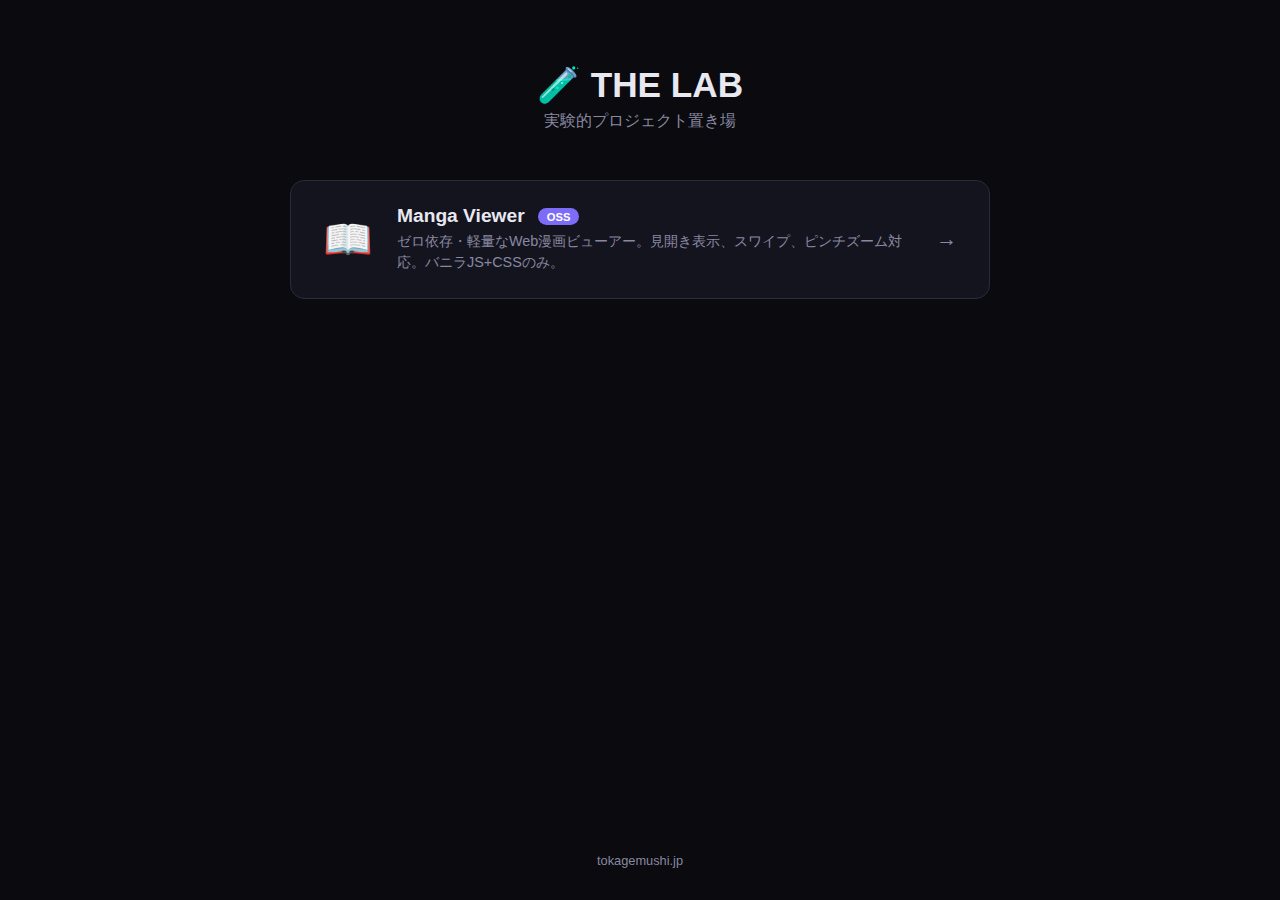
<file: lab/index.html>
<!DOCTYPE html>
<html lang="ja">
<head>
  <meta charset="UTF-8">
  <meta name="viewport" content="width=device-width, initial-scale=1.0">
  <title>THE LAB — tokagemushi.jp</title>
  <style>
    *, *::before, *::after { margin: 0; padding: 0; box-sizing: border-box; }
    :root { --bg: #0a0a0f; --surface: #14141f; --border: #2a2a3e; --text: #e8e8f0; --text-dim: #8888a0; --accent: #7c6cf7; --accent2: #00d2c6; }
    body {
      font-family: -apple-system, BlinkMacSystemFont, 'Segoe UI', 'Hiragino Kaku Gothic ProN', sans-serif;
      background: var(--bg); color: var(--text);
      min-height: 100vh; display: flex; flex-direction: column; align-items: center;
      padding: 4rem 2rem 2rem;
    }
    h1 { font-size: 2.2rem; font-weight: 800; margin-bottom: 0.3rem; }
    .sub { color: var(--text-dim); margin-bottom: 3rem; font-size: 1rem; }
    .projects { width: 100%; max-width: 700px; display: flex; flex-direction: column; gap: 1rem; }

    .card {
      display: flex; align-items: center; gap: 1.5rem;
      background: var(--surface); border: 1px solid var(--border);
      border-radius: 14px; padding: 1.5rem 2rem;
      text-decoration: none; color: var(--text);
      transition: border-color 0.2s, transform 0.2s, box-shadow 0.2s;
    }
    .card:hover {
      border-color: var(--accent); transform: translateY(-2px);
      box-shadow: 0 4px 20px rgba(124,108,247,0.15);
      text-decoration: none;
    }
    .card-icon { font-size: 2.5rem; flex-shrink: 0; }
    .card-body { flex: 1; min-width: 0; }
    .card-body h2 { font-size: 1.2rem; font-weight: 700; margin-bottom: 0.25rem; }
    .card-body p { font-size: 0.9rem; color: var(--text-dim); line-height: 1.5; margin: 0; }
    .card-badge {
      display: inline-block;
      background: var(--accent);
      color: #fff;
      font-size: 0.7rem;
      font-weight: 600;
      padding: 0.15rem 0.55rem;
      border-radius: 999px;
      margin-left: 0.5rem;
      vertical-align: middle;
    }
    .card-arrow {
      color: var(--text-dim);
      font-size: 1.3rem;
      flex-shrink: 0;
      transition: transform 0.2s;
    }
    .card:hover .card-arrow { transform: translateX(4px); color: var(--accent); }

    footer { margin-top: auto; padding-top: 3rem; color: var(--text-dim); font-size: 0.8rem; }
    footer a { color: var(--text-dim); text-decoration: none; }
    footer a:hover { color: var(--text); }

    @media (max-width: 640px) {
      body { padding: 3rem 1.2rem 2rem; }
      .card { padding: 1.2rem 1.3rem; gap: 1rem; }
      .card-icon { font-size: 2rem; }
    }
  </style>
</head>
<body>
  <h1>🧪 THE LAB</h1>
  <p class="sub">実験的プロジェクト置き場</p>

  <div class="projects">
    <a href="manga-viewer/" class="card">
      <div class="card-icon">📖</div>
      <div class="card-body">
        <h2>Manga Viewer <span class="card-badge">OSS</span></h2>
        <p>ゼロ依存・軽量なWeb漫画ビューアー。見開き表示、スワイプ、ピンチズーム対応。バニラJS+CSSのみ。</p>
      </div>
      <div class="card-arrow">→</div>
    </a>
  </div>

  <footer><a href="/">tokagemushi.jp</a></footer>
</body>
</html>
</file>
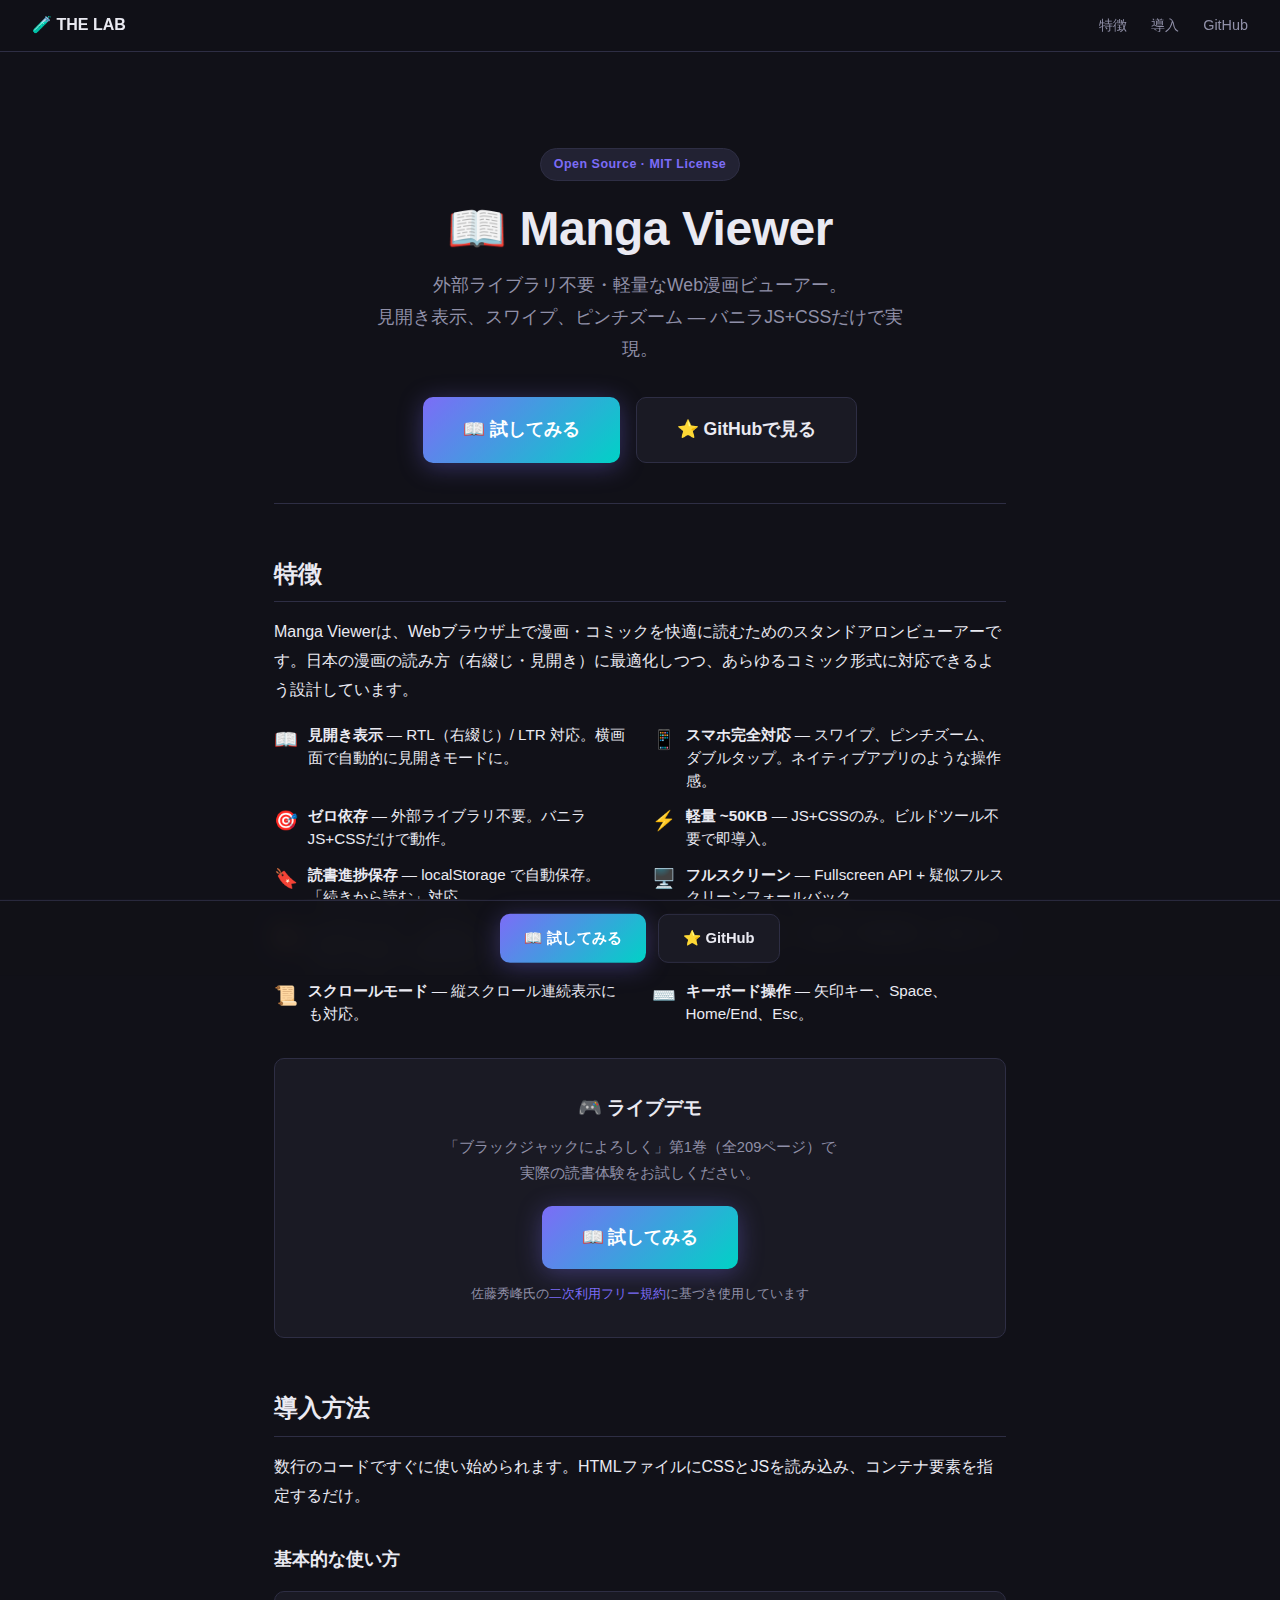
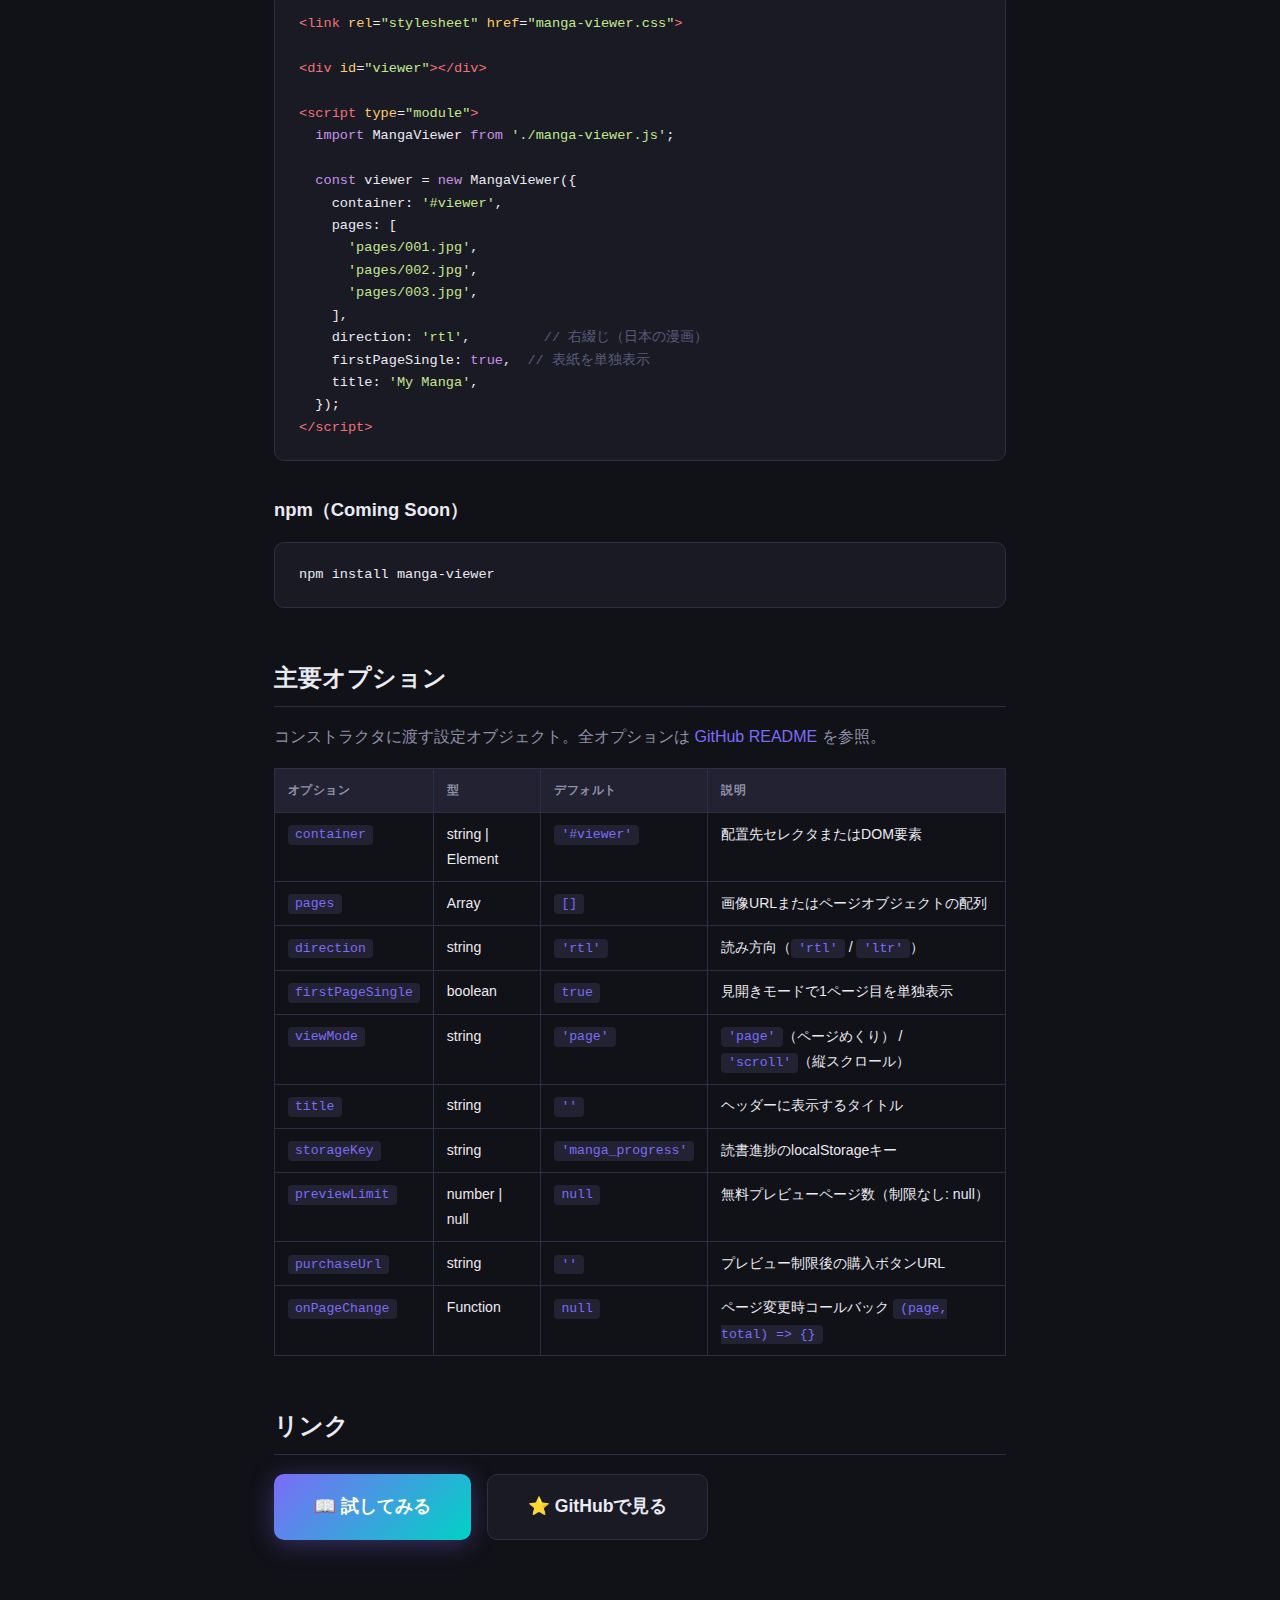
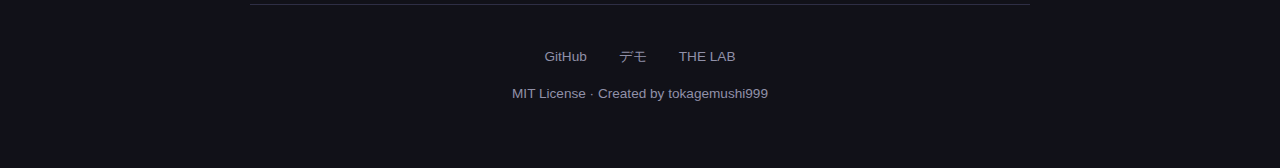
<file: lab/manga-viewer/index.html>
<!DOCTYPE html>
<html lang="ja">
<head>
  <meta charset="UTF-8">
  <meta name="viewport" content="width=device-width, initial-scale=1.0">
  <title>Manga Viewer — Web漫画ビューアー | tokagemushi.jp</title>
  <meta name="description" content="ゼロ依存・軽量なWeb漫画ビューアー。見開き表示、スワイプ操作、ピンチズーム対応。ESモジュール / npm で簡単導入。">
  <meta property="og:title" content="Manga Viewer — Web漫画ビューアー">
  <meta property="og:description" content="ゼロ依存・軽量なWeb漫画ビューアー。見開き表示、スワイプ操作、ピンチズーム対応。">
  <meta property="og:type" content="website">
  <meta property="og:url" content="https://tokagemushi.jp/lab/manga-viewer/">
  <meta property="og:site_name" content="tokagemushi.jp">
  <meta name="twitter:card" content="summary_large_image">
  <style>
    *, *::before, *::after { margin: 0; padding: 0; box-sizing: border-box; }

    :root {
      --bg: #111118;
      --surface: #1a1a24;
      --surface2: #222233;
      --border: #2e2e44;
      --text: #eaeaf2;
      --text-dim: #9090a8;
      --accent: #7c6cf7;
      --accent2: #00d2c6;
      --radius: 10px;
      --max-w: 780px;
    }

    html { scroll-behavior: smooth; }

    body {
      font-family: -apple-system, BlinkMacSystemFont, 'Segoe UI', 'Hiragino Kaku Gothic ProN', 'Noto Sans JP', sans-serif;
      background: var(--bg);
      color: var(--text);
      line-height: 1.8;
      -webkit-font-smoothing: antialiased;
    }

    a { color: var(--accent); text-decoration: none; }
    a:hover { text-decoration: underline; }
    code { font-family: 'SF Mono', 'Fira Code', 'Consolas', monospace; font-size: 0.88em; }
    img { max-width: 100%; }

    /* ===== Navbar ===== */
    .navbar {
      position: sticky;
      top: 0;
      z-index: 100;
      background: rgba(17,17,24,0.85);
      backdrop-filter: blur(12px);
      -webkit-backdrop-filter: blur(12px);
      border-bottom: 1px solid var(--border);
      padding: 0.7rem 2rem;
      display: flex;
      align-items: center;
      justify-content: space-between;
    }

    .navbar-brand {
      font-weight: 700;
      font-size: 1rem;
      color: var(--text);
      text-decoration: none;
    }

    .navbar-links {
      display: flex;
      gap: 1.5rem;
      font-size: 0.9rem;
    }

    .navbar-links a { color: var(--text-dim); }
    .navbar-links a:hover { color: var(--text); text-decoration: none; }

    /* ===== Article Container ===== */
    .article {
      max-width: var(--max-w);
      margin: 0 auto;
      padding: 3rem 1.5rem 4rem;
    }

    /* ===== Hero / Header ===== */
    .article-header {
      text-align: center;
      padding: 3rem 0 2.5rem;
      border-bottom: 1px solid var(--border);
      margin-bottom: 3rem;
    }

    .article-header .tag {
      display: inline-block;
      background: var(--surface2);
      border: 1px solid var(--border);
      color: var(--accent);
      font-size: 0.78rem;
      font-weight: 600;
      padding: 0.25rem 0.8rem;
      border-radius: 999px;
      margin-bottom: 1.2rem;
      letter-spacing: 0.04em;
    }

    .article-header h1 {
      font-size: clamp(2rem, 5vw, 3rem);
      font-weight: 800;
      line-height: 1.2;
      margin-bottom: 0.8rem;
      letter-spacing: -0.01em;
    }

    .article-header .lead {
      font-size: 1.1rem;
      color: var(--text-dim);
      max-width: 550px;
      margin: 0 auto 2rem;
    }

    /* ===== CTA Buttons ===== */
    .cta-group {
      display: flex;
      gap: 1rem;
      justify-content: center;
      flex-wrap: wrap;
    }

    .btn {
      display: inline-flex;
      align-items: center;
      gap: 0.5rem;
      padding: 0.9rem 2.2rem;
      border-radius: 10px;
      font-size: 1.05rem;
      font-weight: 700;
      border: none;
      cursor: pointer;
      transition: transform 0.12s, box-shadow 0.12s;
      text-decoration: none !important;
      white-space: nowrap;
    }

    .btn:hover { transform: translateY(-2px); }

    .btn-demo {
      background: linear-gradient(135deg, var(--accent), var(--accent2));
      color: #fff;
      box-shadow: 0 4px 24px rgba(124,108,247,0.35);
      font-size: 1.1rem;
      padding: 1rem 2.5rem;
    }

    .btn-demo:hover {
      box-shadow: 0 6px 32px rgba(124,108,247,0.5);
    }

    .btn-github {
      background: var(--surface);
      color: var(--text);
      border: 1px solid var(--border);
      font-size: 1.1rem;
      padding: 1rem 2.5rem;
    }

    .btn-github:hover {
      border-color: var(--text-dim);
    }

    /* ===== Article Body ===== */
    .article h2 {
      font-size: 1.5rem;
      font-weight: 700;
      margin: 3rem 0 1rem;
      padding-bottom: 0.4rem;
      border-bottom: 1px solid var(--border);
    }

    .article h3 {
      font-size: 1.15rem;
      font-weight: 600;
      margin: 2rem 0 0.6rem;
    }

    .article p {
      margin-bottom: 1rem;
      color: var(--text);
    }

    .article p.dim {
      color: var(--text-dim);
    }

    /* ===== Features List ===== */
    .features-list {
      list-style: none;
      display: grid;
      grid-template-columns: 1fr 1fr;
      gap: 0.8rem 1.5rem;
      margin: 1.2rem 0 2rem;
    }

    .features-list li {
      display: flex;
      align-items: flex-start;
      gap: 0.6rem;
      font-size: 0.95rem;
      line-height: 1.5;
    }

    .features-list .icon {
      font-size: 1.2rem;
      flex-shrink: 0;
      margin-top: 0.1rem;
    }

    /* ===== Demo Callout ===== */
    .demo-callout {
      background: var(--surface);
      border: 1px solid var(--border);
      border-radius: var(--radius);
      padding: 2rem;
      text-align: center;
      margin: 2rem 0;
    }

    .demo-callout h3 {
      margin: 0 0 0.5rem;
      font-size: 1.2rem;
    }

    .demo-callout p {
      color: var(--text-dim);
      font-size: 0.92rem;
      margin-bottom: 1.2rem;
    }

    .demo-callout small {
      display: block;
      margin-top: 0.8rem;
      color: var(--text-dim);
      font-size: 0.8rem;
    }

    /* ===== Code Block ===== */
    pre {
      background: var(--surface);
      border: 1px solid var(--border);
      border-radius: var(--radius);
      padding: 1.3rem 1.5rem;
      overflow-x: auto;
      font-size: 0.85rem;
      line-height: 1.65;
      color: var(--text);
      margin: 1rem 0 1.5rem;
    }

    pre .c { color: #5a5a7a; }
    pre .k { color: #c792ea; }
    pre .s { color: #c3e88d; }
    pre .t { color: #f07178; }
    pre .a { color: #ffcb6b; }

    code.inline {
      background: var(--surface2);
      padding: 0.15rem 0.45rem;
      border-radius: 4px;
      color: var(--accent);
    }

    /* ===== Options Table ===== */
    .options-wrap {
      overflow-x: auto;
      margin: 1rem 0 1.5rem;
    }

    table {
      width: 100%;
      border-collapse: collapse;
      font-size: 0.88rem;
    }

    th {
      text-align: left;
      padding: 0.65rem 0.8rem;
      background: var(--surface2);
      border: 1px solid var(--border);
      color: var(--text-dim);
      font-weight: 600;
      font-size: 0.78rem;
      text-transform: uppercase;
      letter-spacing: 0.04em;
    }

    td {
      padding: 0.55rem 0.8rem;
      border: 1px solid var(--border);
      vertical-align: top;
    }

    td code.inline { font-size: 0.82rem; }

    tr:hover td { background: rgba(255,255,255,0.02); }

    /* ===== Sticky CTA ===== */
    .sticky-cta {
      position: fixed;
      bottom: 0;
      left: 0;
      right: 0;
      background: rgba(17,17,24,0.92);
      backdrop-filter: blur(12px);
      -webkit-backdrop-filter: blur(12px);
      border-top: 1px solid var(--border);
      padding: 0.8rem 1.5rem;
      display: flex;
      gap: 0.8rem;
      justify-content: center;
      z-index: 100;
      transform: translateY(100%);
      transition: transform 0.3s ease;
    }

    .sticky-cta.visible { transform: translateY(0); }

    .sticky-cta .btn {
      padding: 0.65rem 1.5rem;
      font-size: 0.92rem;
    }

    /* ===== Footer ===== */
    .site-footer {
      text-align: center;
      padding: 2.5rem 1.5rem 4rem;
      border-top: 1px solid var(--border);
      color: var(--text-dim);
      font-size: 0.85rem;
      max-width: var(--max-w);
      margin: 0 auto;
    }

    .site-footer a { color: var(--text-dim); }
    .site-footer a:hover { color: var(--text); }

    .footer-links {
      display: flex;
      gap: 2rem;
      justify-content: center;
      margin-bottom: 0.8rem;
      flex-wrap: wrap;
    }

    /* ===== Responsive ===== */
    @media (max-width: 640px) {
      .article { padding: 2rem 1.2rem 3rem; }
      .article-header { padding: 2rem 0 2rem; }
      .features-list { grid-template-columns: 1fr; }
      .cta-group { flex-direction: column; align-items: center; }
      .btn-demo, .btn-github { width: 100%; justify-content: center; }
      .navbar { padding: 0.7rem 1.2rem; }
      .navbar-links { gap: 1rem; }
      .sticky-cta { flex-direction: column; align-items: stretch; }
      .sticky-cta .btn { justify-content: center; }
    }
  </style>
</head>
<body>

  <!-- Navbar -->
  <nav class="navbar">
    <a href="/lab/" class="navbar-brand">🧪 THE LAB</a>
    <div class="navbar-links">
      <a href="#features">特徴</a>
      <a href="#usage">導入</a>
      <a href="https://github.com/tokagemushi999/manga-viewer" target="_blank" rel="noopener">GitHub</a>
    </div>
  </nav>

  <!-- Article -->
  <article class="article">

    <!-- Header -->
    <header class="article-header" id="top">
      <span class="tag">Open Source · MIT License</span>
      <h1>📖 Manga Viewer</h1>
      <p class="lead">
        外部ライブラリ不要・軽量なWeb漫画ビューアー。<br>
        見開き表示、スワイプ、ピンチズーム — バニラJS+CSSだけで実現。
      </p>
      <div class="cta-group">
        <a href="demo/" class="btn btn-demo">📖 試してみる</a>
        <a href="https://github.com/tokagemushi999/manga-viewer" class="btn btn-github" target="_blank" rel="noopener">⭐ GitHubで見る</a>
      </div>
    </header>

    <!-- What is this -->
    <h2 id="features">特徴</h2>
    <p>Manga Viewerは、Webブラウザ上で漫画・コミックを快適に読むためのスタンドアロンビューアーです。日本の漫画の読み方（右綴じ・見開き）に最適化しつつ、あらゆるコミック形式に対応できるよう設計しています。</p>

    <ul class="features-list">
      <li><span class="icon">📖</span><span><strong>見開き表示</strong> — RTL（右綴じ）/ LTR 対応。横画面で自動的に見開きモードに。</span></li>
      <li><span class="icon">📱</span><span><strong>スマホ完全対応</strong> — スワイプ、ピンチズーム、ダブルタップ。ネイティブアプリのような操作感。</span></li>
      <li><span class="icon">🎯</span><span><strong>ゼロ依存</strong> — 外部ライブラリ不要。バニラJS+CSSだけで動作。</span></li>
      <li><span class="icon">⚡</span><span><strong>軽量 ~50KB</strong> — JS+CSSのみ。ビルドツール不要で即導入。</span></li>
      <li><span class="icon">🔖</span><span><strong>読書進捗保存</strong> — localStorage で自動保存。「続きから読む」対応。</span></li>
      <li><span class="icon">🖥️</span><span><strong>フルスクリーン</strong> — Fullscreen API + 疑似フルスクリーンフォールバック。</span></li>
      <li><span class="icon">🎨</span><span><strong>カスタマイズ</strong> — 広告挿入、プレビュー制限、AdSense統合で商用利用可。</span></li>
      <li><span class="icon">📦</span><span><strong>ESモジュール</strong> — import で簡単導入。npm パッケージ対応。</span></li>
      <li><span class="icon">📜</span><span><strong>スクロールモード</strong> — 縦スクロール連続表示にも対応。</span></li>
      <li><span class="icon">⌨️</span><span><strong>キーボード操作</strong> — 矢印キー、Space、Home/End、Esc。</span></li>
    </ul>

    <!-- Demo Callout -->
    <div class="demo-callout">
      <h3>🎮 ライブデモ</h3>
      <p>「ブラックジャックによろしく」第1巻（全209ページ）で<br>実際の読書体験をお試しください。</p>
      <a href="demo/" class="btn btn-demo">📖 試してみる</a>
      <small>佐藤秀峰氏の<a href="https://densho810.com/free/" target="_blank" rel="noopener">二次利用フリー規約</a>に基づき使用しています</small>
    </div>

    <!-- Usage -->
    <h2 id="usage">導入方法</h2>
    <p>数行のコードですぐに使い始められます。HTMLファイルにCSSとJSを読み込み、コンテナ要素を指定するだけ。</p>

    <h3>基本的な使い方</h3>
    <pre><span class="t">&lt;link</span> <span class="a">rel</span>=<span class="s">"stylesheet"</span> <span class="a">href</span>=<span class="s">"manga-viewer.css"</span><span class="t">&gt;</span>

<span class="t">&lt;div</span> <span class="a">id</span>=<span class="s">"viewer"</span><span class="t">&gt;&lt;/div&gt;</span>

<span class="t">&lt;script</span> <span class="a">type</span>=<span class="s">"module"</span><span class="t">&gt;</span>
  <span class="k">import</span> MangaViewer <span class="k">from</span> <span class="s">'./manga-viewer.js'</span>;

  <span class="k">const</span> viewer = <span class="k">new</span> MangaViewer({
    container: <span class="s">'#viewer'</span>,
    pages: [
      <span class="s">'pages/001.jpg'</span>,
      <span class="s">'pages/002.jpg'</span>,
      <span class="s">'pages/003.jpg'</span>,
    ],
    direction: <span class="s">'rtl'</span>,         <span class="c">// 右綴じ（日本の漫画）</span>
    firstPageSingle: <span class="k">true</span>,  <span class="c">// 表紙を単独表示</span>
    title: <span class="s">'My Manga'</span>,
  });
<span class="t">&lt;/script&gt;</span></pre>

    <h3>npm（Coming Soon）</h3>
    <pre>npm install manga-viewer</pre>

    <!-- Options -->
    <h2 id="options">主要オプション</h2>
    <p class="dim">コンストラクタに渡す設定オブジェクト。全オプションは <a href="https://github.com/tokagemushi999/manga-viewer#-api-reference" target="_blank" rel="noopener">GitHub README</a> を参照。</p>

    <div class="options-wrap">
      <table>
        <thead>
          <tr><th>オプション</th><th>型</th><th>デフォルト</th><th>説明</th></tr>
        </thead>
        <tbody>
          <tr><td><code class="inline">container</code></td><td>string | Element</td><td><code class="inline">'#viewer'</code></td><td>配置先セレクタまたはDOM要素</td></tr>
          <tr><td><code class="inline">pages</code></td><td>Array</td><td><code class="inline">[]</code></td><td>画像URLまたはページオブジェクトの配列</td></tr>
          <tr><td><code class="inline">direction</code></td><td>string</td><td><code class="inline">'rtl'</code></td><td>読み方向（<code class="inline">'rtl'</code> / <code class="inline">'ltr'</code>）</td></tr>
          <tr><td><code class="inline">firstPageSingle</code></td><td>boolean</td><td><code class="inline">true</code></td><td>見開きモードで1ページ目を単独表示</td></tr>
          <tr><td><code class="inline">viewMode</code></td><td>string</td><td><code class="inline">'page'</code></td><td><code class="inline">'page'</code>（ページめくり） / <code class="inline">'scroll'</code>（縦スクロール）</td></tr>
          <tr><td><code class="inline">title</code></td><td>string</td><td><code class="inline">''</code></td><td>ヘッダーに表示するタイトル</td></tr>
          <tr><td><code class="inline">storageKey</code></td><td>string</td><td><code class="inline">'manga_progress'</code></td><td>読書進捗のlocalStorageキー</td></tr>
          <tr><td><code class="inline">previewLimit</code></td><td>number | null</td><td><code class="inline">null</code></td><td>無料プレビューページ数（制限なし: null）</td></tr>
          <tr><td><code class="inline">purchaseUrl</code></td><td>string</td><td><code class="inline">''</code></td><td>プレビュー制限後の購入ボタンURL</td></tr>
          <tr><td><code class="inline">onPageChange</code></td><td>Function</td><td><code class="inline">null</code></td><td>ページ変更時コールバック <code class="inline">(page, total) => {}</code></td></tr>
        </tbody>
      </table>
    </div>

    <!-- Links -->
    <h2>リンク</h2>
    <div class="cta-group" style="justify-content: flex-start; margin-top: 1.2rem;">
      <a href="demo/" class="btn btn-demo">📖 試してみる</a>
      <a href="https://github.com/tokagemushi999/manga-viewer" class="btn btn-github" target="_blank" rel="noopener">⭐ GitHubで見る</a>
    </div>

  </article>

  <!-- Footer -->
  <footer class="site-footer">
    <div class="footer-links">
      <a href="https://github.com/tokagemushi999/manga-viewer" target="_blank" rel="noopener">GitHub</a>
      <a href="demo/">デモ</a>
      <a href="/lab/">THE LAB</a>
    </div>
    <p>MIT License · Created by <a href="https://github.com/tokagemushi999" target="_blank" rel="noopener">tokagemushi999</a></p>
  </footer>

  <!-- Sticky CTA (shows on scroll) -->
  <div class="sticky-cta" id="stickyCta">
    <a href="demo/" class="btn btn-demo">📖 試してみる</a>
    <a href="https://github.com/tokagemushi999/manga-viewer" class="btn btn-github" target="_blank" rel="noopener">⭐ GitHub</a>
  </div>

  <script>
    // Show sticky CTA after scrolling past the header
    const header = document.querySelector('.article-header');
    const sticky = document.getElementById('stickyCta');
    if (header && sticky) {
      const observer = new IntersectionObserver(([e]) => {
        sticky.classList.toggle('visible', !e.isIntersecting);
      }, { threshold: 0 });
      observer.observe(header);
    }
  </script>

</body>
</html>
</file>
